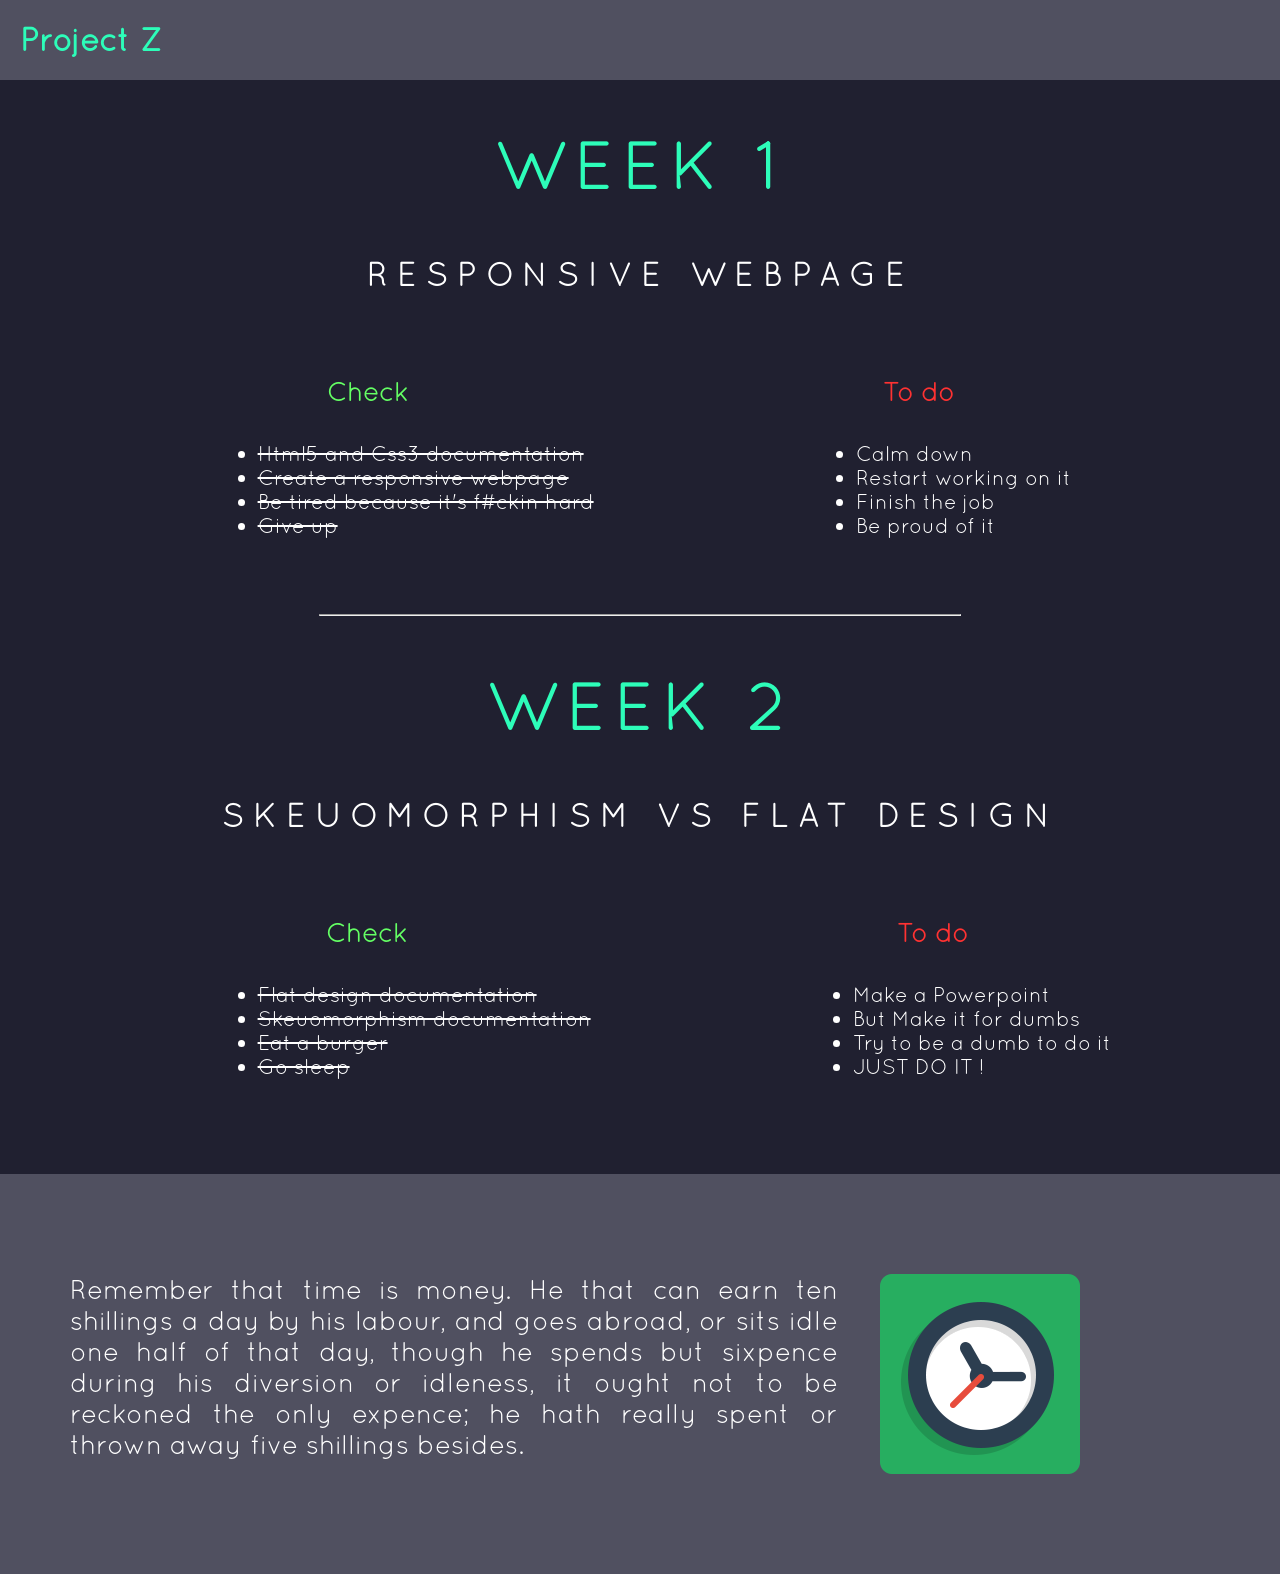
<file: index.html>
<!DOCTYPE html>
<html>
    <head>
        <link rel="stylesheet" href="Todolist.css">
        <meta charset="utf-8">
        <title>To do List</title>
    </head>
    <body>
        <header>
            <h1>Project Z</h1>
        </header>

        <section>
            <h2>WEEK 1</h2>
            <h3>RESPONSIVE WEBPAGE</h3>
                <article class="check">
                    <h4>Check</h4>
                    <ul>
                        <li>Html5 and Css3 documentation</li>
                        <li>Create a responsive webpage</li>
                        <li>Be tired because it's f#ckin hard</li>
                        <li>Give up</li>
                    </ul>
                </article>
                <article class="todo">
                    <h4>To do</h4>
                    <ul>
                        <li>Calm down</li>
                        <li>Restart working on it</li>
                        <li>Finish the job</li>
                        <li>Be proud of it</li>
                    </ul>
                </article>
            <hr>
            <h2>WEEK 2</h2>
            <h3>SKEUOMORPHISM VS FLAT DESIGN</h3>
                <article class="check">
                    <h4>Check</h4>
                    <ul>
                        <li>Flat design documentation</li>
                        <li>Skeuomorphism documentation</li>
                        <li>Eat a burger</li>
                        <li>Go sleep</li>
                    </ul>
                </article>
                <article class="todo">
                    <h4>To do</h4>
                    <ul>
                        <li>Make a Powerpoint</li>
                        <li>But Make it for dumbs</li>
                        <li>Try to be a dumb to do it</li>
                        <li>JUST DO IT !</li>
                    </ul>
                </article>
        </section>
        <footer>
          <img src="time.png" alt="horloge">
          <p>Remember that time is money.
            He that can earn ten shillings a day by his labour, and goes abroad,
            or sits idle one half of that day, though he spends but sixpence
            during his diversion or idleness, it ought not to be reckoned the only expence;
            he hath really spent or thrown away five shillings besides.
          </p>
        </footer>
</html>
</file>
<file: Todolist.css>
@font-face {
  font-family: 'Quicksand-Regular';
  src: url('Quicksand-Regular.otf');
}
@font-face {
  font-family: 'Quicksand-Light';
  src: url('Quicksand-Light.otf');
}

body
{
    font-family: 'Quicksand-Regular' ,sans-serif;
    margin: 0px auto;
    color: #2dfdb9;
    background-color: #202030;
}

header
{
    background-color: #505060;
    position: fixed;
    width: 100%;
    top: 0px;
    margin: 0px auto;
    padding-left: 20px;
}

section
{
    margin-top: 8em;
}

h2
{
    font-family: 'Quicksand-Light';
    text-align: center;
    letter-spacing: 10px;
    font-size: 4em;
}

h3
{
    font-family: 'Quicksand-Light';
    font-size: 2em;
    letter-spacing: 10px;
    text-align: center;
    color: white;
    margin-bottom: 50px;
}

h4
{
    font-family: 'Quicksand-Light';
    text-align: center;
    width: 80%;
    font-size: 1.6em;
}

article.check  h4
{
  color: rgb(100, 255, 100);
}

article.todo  h4
{
  color: rgb(255, 50, 50);
}

ul
{
    width: auto;
    color: white;
    font-size: 1.3em;
}

article.check  ul
{
  text-decoration:line-through;
}

article.todo  ul
{
    width: auto;
}

.todo, .check
{
    display: inline-block;
    width: auto;
    align-items: center;
    margin-bottom: 3em;
    margin-left: 17%;
}

hr
{
    width: 50%;
}

footer {
  height: 400px;
  background-color: #505060;
}

p {
  padding-top: 100px;
  width: 60%;
  text-align: justify;
  margin-left: 70px;
  color: white;
  font-size: 20pt;

}

img {
  float: right;
  margin-top: 100px;
  margin-right: 200px;
}

/*color: #2DFDB9 ;*/
/*
h1{s
  font-family: 'Quicksand-Regular' ,sans-serif;
  font-size: 2em;
  text-align: left;
  color: #2DFDB9 ;
  background-color: rgb(50, 50, 60);
  width: 100%;
  height: 2em;
  top: 0px;
  margin: 0px auto;
  padding-top: 2%;
  position: fixed;
}

nav{
  margin-top: 12em;
}

p{
  font-family: 'Quicksand-Regular' ,sans-serif;
  font-size: 4em;
  letter-spacing: 10px;
  text-align: center;
  color: #2DFDB9 ;
}

h2 {
  font-family: 'Quicksand-light' ,sans-serif;
  font-size: 2em;
  color: #2DFDB9 ;
  text-align: center;
}

p {
  font-family: 'Quicksand-Regular' ,sans-serif;
  font-size: 2em;
  color: #2DFDB9 ;
;
}

section {
}

ul {
  font-family: 'Quicksand-Regular' ,sans-serif;
  color: white;
}
#Week2{
  font-family: 'Quicksand-Regular' ,sans-serif;
  font-size: 4em;
  letter-spacing: 10px;
  text-align: center;
  color: #2DFDB9 ;
}

body {
  margin: 0;
  padding: 0;
  background-color: rgb(20, 20, 30);
}

h3 {
	margin: margin-center
  	color: #ff0000
}

*/
</file>
